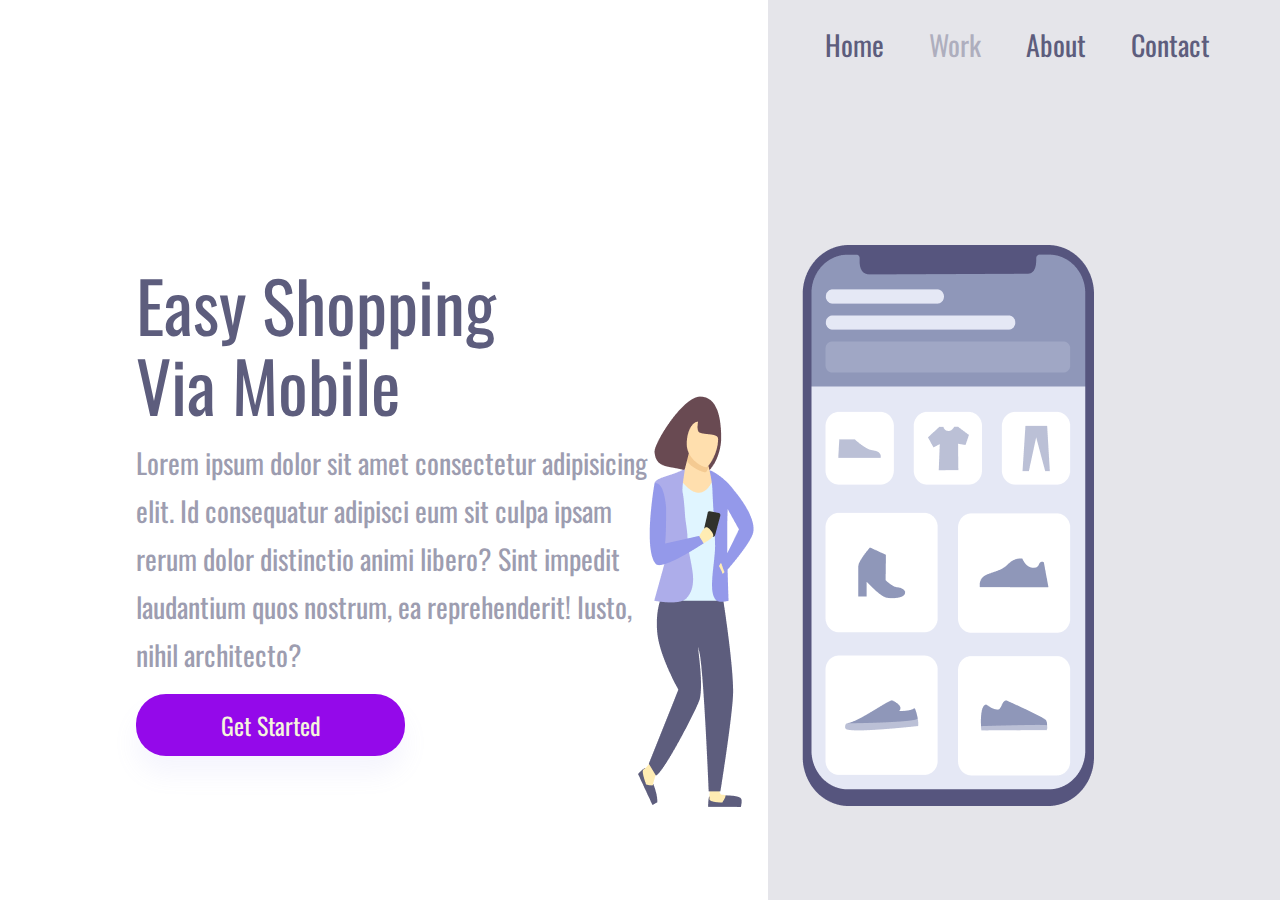
<file: index.html>
<!DOCTYPE html>
<html lang="en">

<head>
    
    <meta charset="UTF-8">
    <meta name="viewport" content="width=device-width, initial-scale=1.0">
    <link rel="preconnect" href="https://fonts.googleapis.com">
    <link rel="preconnect" href="https://fonts.gstatic.com" crossorigin>
    <link href="https://fonts.googleapis.com/css2?family=Oswald:wght@200..700&display=swap" rel="stylesheet">
    <link rel="stylesheet" href="style.css">
    <title>CSS-projeto</title>
</head>

<body>
    <div class="wrapper">
        <section class="container-left">
            <h1>Easy Shopping Via Mobile</h1>
            <p>Lorem ipsum dolor sit amet consectetur adipisicing elit. Id consequatur adipisci eum sit culpa ipsam
                rerum
                dolor distinctio animi libero? Sint impedit laudantium quos nostrum, ea reprehenderit! Iusto, nihil
                architecto?</p>
            <button>Get Started</button>
            <link rel="stylesheet" href="">
        </section>
        <section class="container-rigth">
            <header>
                <a>Home</a>
                <a>Work</a>
                <a>About</a>
                <a>Contact</a>
            </header>
            <img alt="girl-cellphone" src="./assets/Illustration-3-3.png">
        </section>
    </div>
</body>

</html>
</file>
<file: style.css>
* {

    margin: 0px;
    padding: 0px;
    box-sizing: border-box;
    font-family: "Oswald", sans-serif;
    font-weight: 400;
    color: #5D5D7D;

}

.wrapper {

    height: 100vh;
    width: 100vw;
}

.container-left {
    display: inline-block;
    width: 60%;
    padding: 136px;
    margin-top: 10%;


}


.container-rigth {
    display: inline-block;
    background: rgba(93, 93, 125, 0.16);
    height: 100vh;
    width: 40%;
    position: absolute;

}

img {

    position: relative;
    top: 20%;
    right: 130px;
}

h1 {


    font-size: 70px;
    line-height: 80px;
    width: 368px;

}

p {
    font-size: 28px;
    line-height: 48px;
    opacity: 0.6;
    margin: 15px 0;
    width: 540px;

}

button {

    width: 269px;
    height: 62px;
    background: #9409ea;
    box-shadow: 0px 18px 24px rgba(148, 153, 234, 0.097958);
    border: none;
    border-radius: 30px;
    font-size: 24px;
    line-height: 36px;
    text-align: center;
    color: beige;
    cursor: pointer;

}

button:hover {

    opacity: .8;
}

button:active {
    opacity: .5;


}

a {

    font-size: 28px;
    line-height: 41px;
    color: #5D5D7D;
    margin-right: 41px;
    cursor: pointer;
}

a:nth-child(2) {

    opacity: 40%;
}

a:hover {

    opacity: 0.4;
}

a:active {

    opacity: 0.8;
}

header {

    margin: 24px 0 0 57px;
}

@media screen and (max-width: 900px) {
    .container-left {
        width: 100%;
        height: 50%;
        padding: 0;
        margin: 0;

    }

    .container-rigth {
        display: block;
        height: auto;
        width: 100%;
        position: static;
        padding: 40px;
    }


    img {
        position: static;
        width: 90%;

    }

    header {
        display: none;
    }

    h1 {

        width: auto;
        font-size: 36px;
        line-height: 52px;
        margin: 58px 50px 0 50px;
        text-align: center;
    }

    p {

        margin: 15px 40px;
        width: auto;
        text-align: center;
        font-size: 14px;
        line-height: 24px;

    }

    button {
        margin: 0 auto;
        display: block;


    }
}
@media screen and (max-width: 330px) {

    .container-left {
        height: 70%;
    }
 }
</file>
